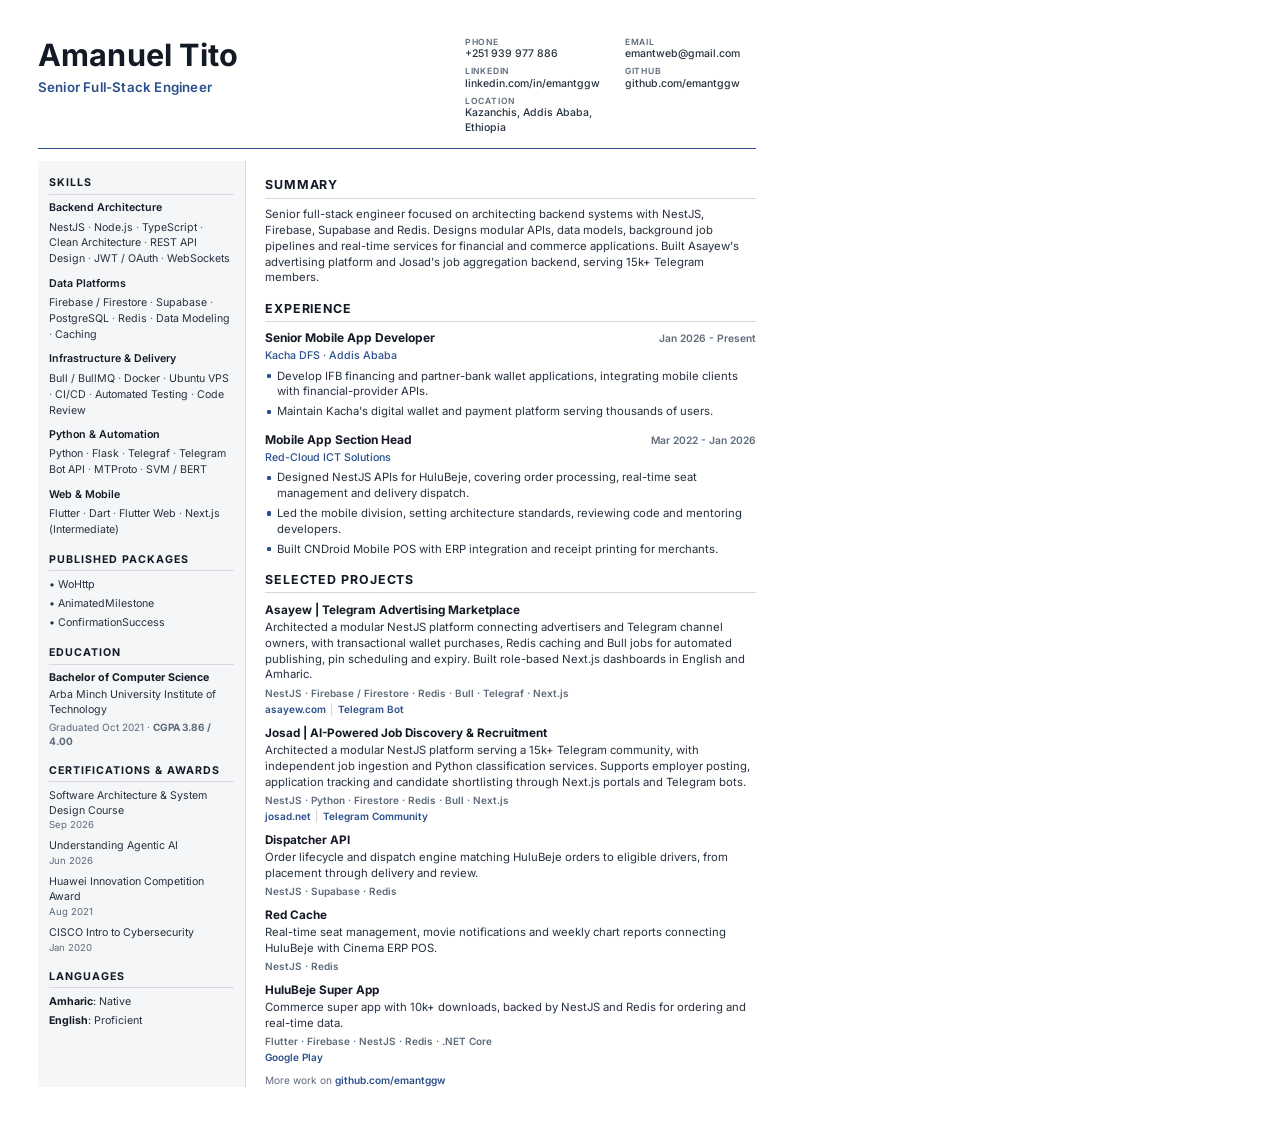
<file: c/fullstack/index.html>
<!DOCTYPE html>
<html lang="en">

<head>
  <meta charset="UTF-8">
  <title>Amanuel Tito · Senior Full-Stack Engineer</title>
  <link rel="stylesheet" href="base.css">
  <link rel="stylesheet" href="style.css">
</head>

<body>

  <div class="page" id="page-root"></div>

  <script src="data.js"></script>
  <script>
    const data = cvData;

    function esc(s) {
      if (s == null) return '';
      return String(s);
    }

    function renderContact(items) {
      return items.map(c => `
        <div class="ct-cell">
          <div class="ct-label">${esc(c.label)}</div>
          <div class="ct-value">${c.link ? `<a href="${c.link}">${esc(c.text)}</a>` : esc(c.text)}</div>
        </div>`).join('');
    }

    function renderSkills(groups) {
      return groups.map(g => `
      <div class="skill-group">
        <div class="skill-group-name">${esc(g.group)}</div>
        <div>${g.items.map(i => `<span class="tag">${esc(i)}</span>`).join('')}</div>
      </div>`).join('');
    }

    function renderEducation(edu) {
      return `
      <div class="edu-degree">${esc(edu.degree)}</div>
      <div class="edu-school">${esc(edu.school)}</div>
      <div class="edu-meta">${edu.meta}</div>`;
    }

    function renderCerts(certs) {
      return certs.map(c => `
      <div class="cert-item">
        <span class="cert-name">${esc(c.name)}</span>
        <span class="cert-date">${esc(c.date)}</span>
      </div>`).join('');
    }

    function renderLanguages(langs) {
      return langs.map(l => `<div class="lang-item"><b>${esc(l.name)}</b>: ${esc(l.level)}</div>`).join('');
    }

    function renderPages(pages) {
      return pages.map(p => `<div class="pkg-item">• <a href="${p.link}">${esc(p.name)}</a></div>`).join('');
    }

    function renderExperience(jobs) {
      return jobs.map(j => {
        const companyHtml = j.companyLink
          ? `<a href="${j.companyLink}">${esc(j.company)}</a>`
          : esc(j.company);
        const locationHtml = j.location ? ` · ${esc(j.location)}` : '';
        const bulletsHtml = j.bullets.map(b => `<li>${b}</li>`).join('');
        return `
        <div class="job">
          <div class="job-head">
            <div class="job-title">${esc(j.title)}</div>
            <div class="job-dates">${esc(j.dates)}</div>
          </div>
          <div class="job-company">${companyHtml}${locationHtml}</div>
          <ul class="bullets">${bulletsHtml}</ul>
        </div>`;
      }).join('');
    }

    function renderProjects(projects, moreWork) {
      const items = projects.map(p => {
        const stackHtml = p.stack ? `<div class="proj-stack">${esc(p.stack)}</div>` : '';
        let linksHtml = '';
        if (p.links && p.links.length) {
          linksHtml = '<div class="proj-links">' +
            p.links.map(l => `<a href="${l.url}">${esc(l.label)}</a>`).join('<span class="sep">|</span>') +
            '</div>';
        }
        return `
        <div class="proj">
          <div class="proj-name">${esc(p.name)}</div>
          <div class="proj-desc">${esc(p.desc)}</div>
          ${stackHtml}
          ${linksHtml}
        </div>`;
      }).join('');
      const moreHtml = moreWork
        ? `<div class="more-work">${esc(moreWork.text)} <a href="${moreWork.link}">${esc(moreWork.linkText)}</a></div>`
        : '';
      return items + moreHtml;
    }

    const html = `
    <div class="cv-header">
      <div class="h-left">
        <div class="h-name">${esc(data.name)}</div>
        <div class="h-role">${esc(data.role)}</div>
      </div>
      <div class="h-contact">${renderContact(data.contact)}</div>
    </div>

    <div class="body">
      <div class="sidebar">
        <div class="sb-section">
          <div class="sb-title">Skills</div>
          ${renderSkills(data.skills)}
        </div>

        <div class="sb-section">
          <div class="sb-title">Published Packages</div>
          ${renderPages(data.packages)}
        </div>

        <div class="sb-section">
          <div class="sb-title">Education</div>
          ${renderEducation(data.education)}
        </div>

        <div class="sb-section">
          <div class="sb-title">Certifications &amp; Awards</div>
          ${renderCerts(data.certifications)}
        </div>

        <div class="sb-section">
          <div class="sb-title">Languages</div>
          ${renderLanguages(data.languages)}
        </div>
      </div>

      <div class="main">
        <div class="main-section">
          <div class="main-title">Summary</div>
          <div class="summary-text">${esc(data.summary)}</div>
        </div>

        <div class="main-section">
          <div class="main-title">Experience</div>
          ${renderExperience(data.experience)}
        </div>

        <div class="main-section">
          <div class="main-title">Selected Projects</div>
          ${renderProjects(data.projects, data.moreWork)}
        </div>
      </div>
    </div>
  `;

    document.getElementById('page-root').innerHTML = html;
  </script>
</body>

</html>
</file>
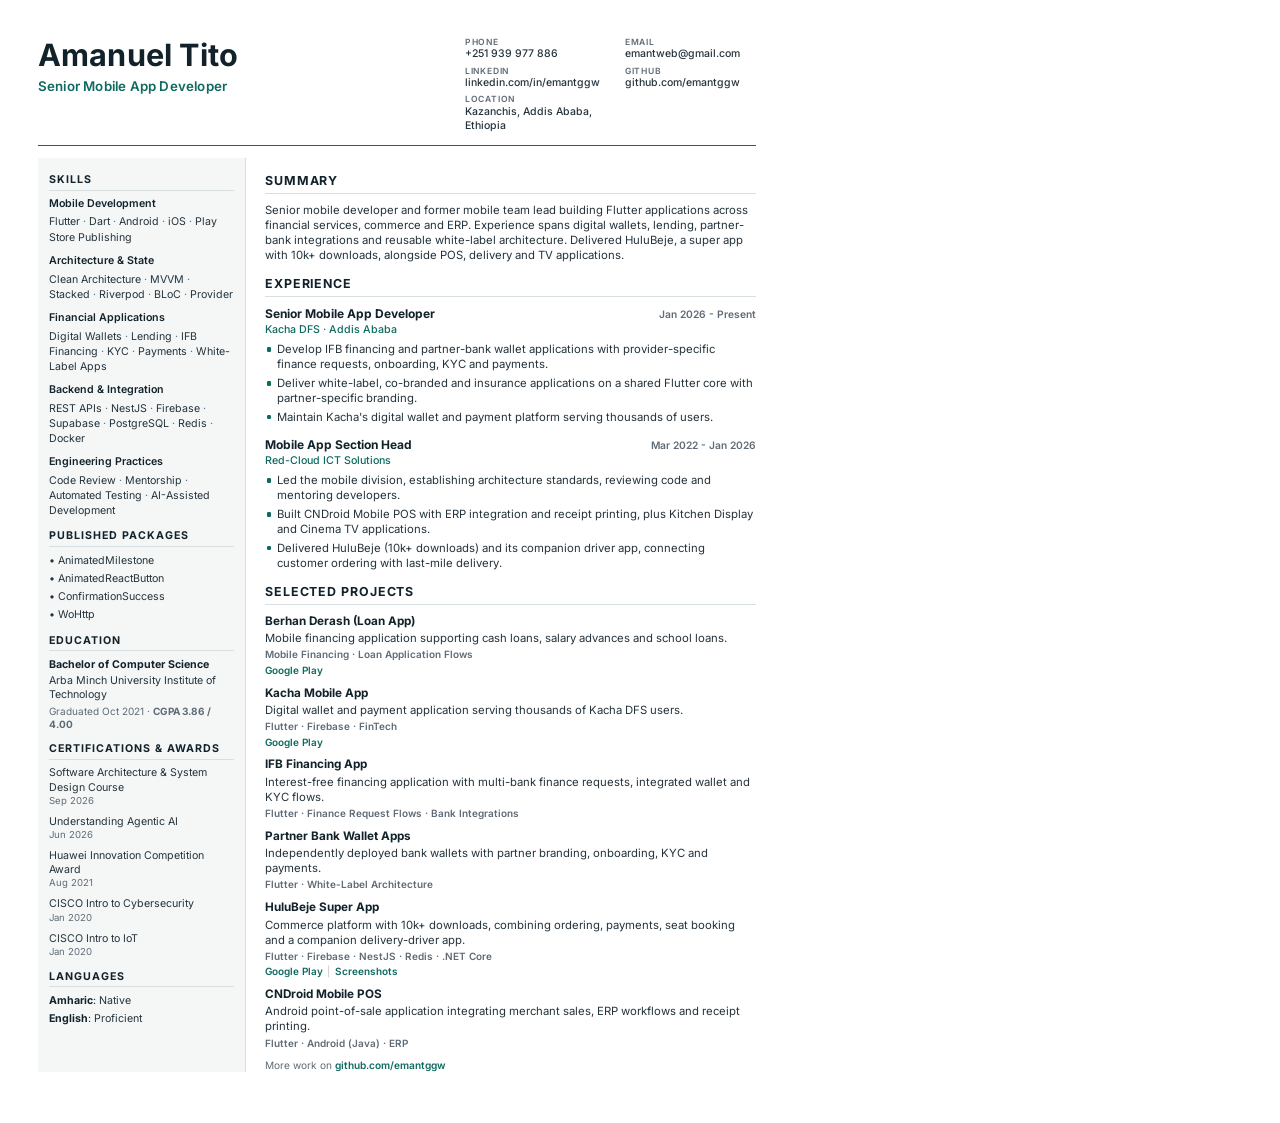
<file: c/mobile/index.html>
<!DOCTYPE html>
<html lang="en">

<head>
  <meta charset="UTF-8">
  <title>Amanuel Tito · Senior Mobile App Developer</title>
  <link rel="stylesheet" href="base.css">
  <link rel="stylesheet" href="style.css">
</head>

<body>

  <div class="page" id="page-root"></div>

  <script src="data.js"></script>
  <script>
    const data = cvData;

    function esc(s) {
      if (s == null) return '';
      return String(s);
    }

    function renderContact(items) {
      return items.map(c => `
        <div class="ct-cell">
          <div class="ct-label">${esc(c.label)}</div>
          <div class="ct-value">${c.link ? `<a href="${c.link}">${esc(c.text)}</a>` : esc(c.text)}</div>
        </div>`).join('');
    }

    function renderSkills(groups) {
      return groups.map(g => `
      <div class="skill-group">
        <div class="skill-group-name">${esc(g.group)}</div>
        <div>${g.items.map(i => `<span class="tag">${esc(i)}</span>`).join('')}</div>
      </div>`).join('');
    }

    function renderEducation(edu) {
      return `
      <div class="edu-degree">${esc(edu.degree)}</div>
      <div class="edu-school">${esc(edu.school)}</div>
      <div class="edu-meta">${edu.meta}</div>`;
    }

    function renderCerts(certs) {
      return certs.map(c => `
      <div class="cert-item">
        <span class="cert-name">${esc(c.name)}</span>
        <span class="cert-date">${esc(c.date)}</span>
      </div>`).join('');
    }

    function renderLanguages(langs) {
      return langs.map(l => `<div class="lang-item"><b>${esc(l.name)}</b>: ${esc(l.level)}</div>`).join('');
    }

    function renderPages(pages) {
      return pages.map(p => `<div class="pkg-item">• <a href="${p.link}">${esc(p.name)}</a></div>`).join('');
    }

    function renderExperience(jobs) {
      return jobs.map(j => {
        const companyHtml = j.companyLink
          ? `<a href="${j.companyLink}">${esc(j.company)}</a>`
          : esc(j.company);
        const locationHtml = j.location ? ` · ${esc(j.location)}` : '';
        const bulletsHtml = j.bullets.map(b => `<li>${b}</li>`).join('');
        return `
        <div class="job">
          <div class="job-head">
            <div class="job-title">${esc(j.title)}</div>
            <div class="job-dates">${esc(j.dates)}</div>
          </div>
          <div class="job-company">${companyHtml}${locationHtml}</div>
          <ul class="bullets">${bulletsHtml}</ul>
        </div>`;
      }).join('');
    }

    function renderProjects(projects, moreWork) {
      const items = projects.map(p => {
        const stackHtml = p.stack ? `<div class="proj-stack">${esc(p.stack)}</div>` : '';
        let linksHtml = '';
        if (p.links && p.links.length) {
          linksHtml = '<div class="proj-links">' +
            p.links.map(l => `<a href="${l.url}">${esc(l.label)}</a>`).join('<span class="sep">|</span>') +
            '</div>';
        }
        return `
        <div class="proj">
          <div class="proj-name">${esc(p.name)}</div>
          <div class="proj-desc">${esc(p.desc)}</div>
          ${stackHtml}
          ${linksHtml}
        </div>`;
      }).join('');
      const moreHtml = moreWork
        ? `<div class="more-work">${esc(moreWork.text)} <a href="${moreWork.link}">${esc(moreWork.linkText)}</a></div>`
        : '';
      return items + moreHtml;
    }

    const html = `
    <div class="cv-header">
      <div class="h-left">
        <div class="h-name">${esc(data.name)}</div>
        <div class="h-role">${esc(data.role)}</div>
      </div>
      <div class="h-contact">${renderContact(data.contact)}</div>
    </div>

    <div class="body">
      <div class="sidebar">
        <div class="sb-section">
          <div class="sb-title">Skills</div>
          ${renderSkills(data.skills)}
        </div>

        <div class="sb-section">
          <div class="sb-title">Published Packages</div>
          ${renderPages(data.packages)}
        </div>

        <div class="sb-section">
          <div class="sb-title">Education</div>
          ${renderEducation(data.education)}
        </div>

        <div class="sb-section">
          <div class="sb-title">Certifications &amp; Awards</div>
          ${renderCerts(data.certifications)}
        </div>

        <div class="sb-section">
          <div class="sb-title">Languages</div>
          ${renderLanguages(data.languages)}
        </div>
      </div>

      <div class="main">
        <div class="main-section">
          <div class="main-title">Summary</div>
          <div class="summary-text">${esc(data.summary)}</div>
        </div>

        <div class="main-section">
          <div class="main-title">Experience</div>
          ${renderExperience(data.experience)}
        </div>

        <div class="main-section">
          <div class="main-title">Selected Projects</div>
          ${renderProjects(data.projects, data.moreWork)}
        </div>
      </div>
    </div>
  `;

    document.getElementById('page-root').innerHTML = html;
  </script>
</body>

</html>
</file>
<file: c/fullstack/base.css>
/* ============================================================
   Shared professional CV stylesheet (Amanuel Tito)
   Theme via CSS variables, overridden per-focus style.css
   ============================================================ */

@font-face {
  font-family: 'Inter';
  font-style: normal;
  font-weight: 400;
  src: url(fonts/inter-400.woff2) format('woff2');
}

@font-face {
  font-family: 'Inter';
  font-style: normal;
  font-weight: 500;
  src: url(fonts/inter-500.woff2) format('woff2');
}

@font-face {
  font-family: 'Inter';
  font-style: normal;
  font-weight: 600;
  src: url(fonts/inter-600.woff2) format('woff2');
}

@font-face {
  font-family: 'Inter';
  font-style: normal;
  font-weight: 700;
  src: url(fonts/inter-700.woff2) format('woff2');
}

@page {
  size: A4;
  margin: 0;
}

* {
  margin: 0;
  padding: 0;
  box-sizing: border-box;
}

:root {
  --ink: #1a1a1f;
  --ink-soft: #2e2e33;
  --ink-muted: #71717a;
  --accent: #0e6a5f;
  --accent-soft: #e9f2ef;
  --rule: #d8d8dc;
  --sidebar-bg: #f5f6f7;
  --tag-bg: #ffffff;
  --tag-border: #d8d8dc;
}

html,
body {
  width: 100%;
  height: 100%;
  margin: 0;
  padding: 0;
  font-family: 'Inter', 'Nimbus Sans', sans-serif;
  font-size: 8.5pt;
  color: var(--ink-soft);
  line-height: 1.4;
  -webkit-print-color-adjust: exact;
  -webkit-font-smoothing: antialiased;
}

.page {
  width: 210mm;
  min-height: 297mm;
  background: #ffffff;
  padding: 10mm;
}

/* ===================== HEADER ===================== */

.cv-header {
  display: flex;
  justify-content: space-between;
  align-items: flex-start;
  padding-bottom: 3.2mm;
  border-bottom: 1.2pt solid var(--accent);
}

.h-left {
  min-width: 0;
}

.h-name {
  font-size: 23pt;
  font-weight: 700;
  color: var(--ink);
  letter-spacing: 0.2px;
  line-height: 1.12;
}

.h-role {
  font-size: 10pt;
  font-weight: 600;
  color: var(--accent);
  margin-top: 1.6mm;
  letter-spacing: 0.2px;
}

.h-contact {
  width: 77mm;
  display: grid;
  grid-template-columns: 1.05fr 0.95fr;
  column-gap: 4mm;
  row-gap: 1.4mm;
  align-self: center;
}

.ct-label {
  font-size: 6.4pt;
  font-weight: 600;
  text-transform: uppercase;
  letter-spacing: 0.8px;
  color: var(--ink-muted);
  line-height: 1.12;
}

.ct-value {
  font-size: 7.9pt;
  font-weight: 500;
  color: var(--ink-soft);
  word-break: break-word;
}

.ct-value a {
  color: var(--ink-soft);
  text-decoration: none;
}

/* ===================== BODY LAYOUT ===================== */

.body {
  display: flex;
  margin-top: 3.2mm;
}

.sidebar {
  width: 29%;
  min-width: 29%;
  background: var(--sidebar-bg);
  border-right: 1px solid var(--rule);
  padding: 4mm 3mm;
}

.main {
  width: 71%;
  padding: 4mm 0 0 5mm;
}

/* ===================== SIDEBAR ===================== */

.sb-section {
  margin-bottom: 4mm;
}

.sb-section:last-child {
  margin-bottom: 0;
}

.sb-title {
  font-size: 8pt;
  font-weight: 700;
  text-transform: uppercase;
  letter-spacing: 1px;
  color: var(--ink);
  margin-bottom: 1.7mm;
  padding-bottom: 0.7mm;
  border-bottom: 0.5pt solid var(--rule);
}
.skill-group {
  margin-bottom: 2.5mm;
}

.skill-group-name {
  font-size: 8pt;
  font-weight: 600;
  color: var(--ink);
  margin-bottom: 0.9mm;
}

.tag {
  display: inline;
  font-size: 8pt;
  color: var(--ink-soft);
}

.tag:not(:last-child)::after {
  content: " · ";
  color: var(--ink-muted);
}

.edu-degree {
  font-size: 8pt;
  font-weight: 700;
  color: var(--ink);
}

.edu-school {
  font-size: 8pt;
  color: var(--ink-soft);
  margin-top: 0.6mm;
}

.edu-meta {
  font-size: 7.5pt;
  color: var(--ink-muted);
  margin-top: 0.6mm;
}

.cert-item {
  font-size: 8pt;
  margin-bottom: 2mm;
  color: var(--ink-soft);
  display: block;
}

.cert-name {
  flex: 1;
}

.cert-date {
  color: var(--ink-muted);
  white-space: nowrap;
  font-size: 7.2pt;
  display: block;
}

.lang-item {
  font-size: 8pt;
  margin-bottom: 1.1mm;
  color: var(--ink-soft);
}

.lang-item b {
  color: var(--ink);
}

.pkg-item {
  font-size: 8pt;
  margin-bottom: 1.1mm;
}

.pkg-item a {
  color: var(--ink-soft);
  text-decoration: none;
}

/* ===================== MAIN ===================== */

.main-section {
  margin-bottom: 3.5mm;
}

.main-section:last-child {
  margin-bottom: 0;
}

.main-title {
  font-size: 9.3pt;
  font-weight: 700;
  color: var(--ink);
  text-transform: uppercase;
  letter-spacing: 0.9px;
  margin-bottom: 2.2mm;
  padding-bottom: 1.1mm;
  border-bottom: 0.6pt solid var(--rule);
}

.summary-text {
  font-size: 8.5pt;
  color: var(--ink-soft);
}

.job {
  margin-bottom: 3.2mm;
}

.job:last-child {
  margin-bottom: 0;
}

.job-head {
  display: flex;
  justify-content: space-between;
  align-items: baseline;
  flex-wrap: wrap;
  gap: 1.6mm;
}

.job-title {
  font-size: 9pt;
  font-weight: 700;
  color: var(--ink);
}

.job-title a {
  color: var(--accent);
  text-decoration: none;
  font-weight: 600;
}

.job-company {
  font-size: 8pt;
  font-weight: 500;
  color: var(--accent);
  margin-top: 0.5mm;
}

.job-company a {
  color: inherit;
  text-decoration: none;
}

.job-dates {
  font-size: 7.7pt;
  color: var(--ink-muted);
  font-weight: 600;
  white-space: nowrap;
}

.job-location {
  font-size: 7.7pt;
  color: var(--ink-muted);
  margin-top: 0.4mm;
  margin-bottom: 1.3mm;
}

ul.bullets {
  list-style: none;
  margin-top: 1.2mm;
}

ul.bullets li {
  font-size: 8.5pt;
  color: var(--ink-soft);
  margin-bottom: 1.05mm;
  padding-left: 3.1mm;
  position: relative;
}

ul.bullets li::before {
  content: "";
  width: 1.15mm;
  height: 1.15mm;
  background: var(--accent);
  border-radius: 0.35mm;
  position: absolute;
  left: 0.5mm;
  top: 1.45mm;
}

ul.bullets li:last-child {
  margin-bottom: 0;
}

.proj {
  margin-bottom: 2.3mm;
}

.proj:last-child {
  margin-bottom: 0;
}

.proj-name {
  font-size: 8.8pt;
  font-weight: 700;
  color: var(--ink);
}

.proj-desc {
  font-size: 8.5pt;
  color: var(--ink-soft);
  margin-top: 0.5mm;
}

.proj-stack {
  font-size: 7.5pt;
  color: var(--ink-muted);
  margin-top: 0.6mm;
  font-weight: 600;
}

.proj-links {
  font-size: 7.5pt;
  margin-top: 0.6mm;
}

.proj-links a {
  color: var(--accent);
  text-decoration: none;
  font-weight: 600;
}

.proj-links span.sep {
  color: #c4c4c8;
  margin: 0 1.2mm;
}

.more-work {
  font-size: 7.6pt;
  color: var(--ink-muted);
  margin-top: 0.7mm;
}

.more-work a {
  color: var(--accent);
  font-weight: 600;
  text-decoration: none;
}

.job, .proj, .sb-section {
  break-inside: avoid;
}
</file>
<file: c/fullstack/style.css>
/* ============================================================
   Full-Stack / Backend CV theme
   ============================================================ */

:root {
  --ink: #131a26;
  --ink-soft: #26313f;
  --ink-muted: #5d6a7a;
  --accent: #2b4f8c;
  --accent-soft: #e8eef7;
  --rule: #d8d8dc;
  --sidebar-bg: #f5f6f8;
  --tag-bg: #ffffff;
  --tag-border: #d8d8dc;
}
</file>
<file: c/mobile/base.css>
/* ============================================================
   Shared professional CV stylesheet (Amanuel Tito)
   Theme via CSS variables, overridden per-focus style.css
   ============================================================ */

@font-face {
  font-family: 'Inter';
  font-style: normal;
  font-weight: 400;
  src: url(fonts/inter-400.woff2) format('woff2');
}

@font-face {
  font-family: 'Inter';
  font-style: normal;
  font-weight: 500;
  src: url(fonts/inter-500.woff2) format('woff2');
}

@font-face {
  font-family: 'Inter';
  font-style: normal;
  font-weight: 600;
  src: url(fonts/inter-600.woff2) format('woff2');
}

@font-face {
  font-family: 'Inter';
  font-style: normal;
  font-weight: 700;
  src: url(fonts/inter-700.woff2) format('woff2');
}

@page {
  size: A4;
  margin: 0;
}

* {
  margin: 0;
  padding: 0;
  box-sizing: border-box;
}

:root {
  --ink: #1a1a1f;
  --ink-soft: #2e2e33;
  --ink-muted: #71717a;
  --accent: #0e6a5f;
  --accent-soft: #e9f2ef;
  --rule: #d8d8dc;
  --sidebar-bg: #f5f6f7;
  --tag-bg: #ffffff;
  --tag-border: #d8d8dc;
}

html,
body {
  width: 100%;
  height: 100%;
  margin: 0;
  padding: 0;
  font-family: 'Inter', 'Nimbus Sans', sans-serif;
  font-size: 8.5pt;
  color: var(--ink-soft);
  line-height: 1.4;
  -webkit-print-color-adjust: exact;
  -webkit-font-smoothing: antialiased;
}

.page {
  width: 210mm;
  min-height: 297mm;
  background: #ffffff;
  padding: 10mm;
}

/* ===================== HEADER ===================== */

.cv-header {
  display: flex;
  justify-content: space-between;
  align-items: flex-start;
  padding-bottom: 3.2mm;
  border-bottom: 1.2pt solid var(--accent);
}

.h-left {
  min-width: 0;
}

.h-name {
  font-size: 23pt;
  font-weight: 700;
  color: var(--ink);
  letter-spacing: 0.2px;
  line-height: 1.12;
}

.h-role {
  font-size: 10pt;
  font-weight: 600;
  color: var(--accent);
  margin-top: 1.6mm;
  letter-spacing: 0.2px;
}

.h-contact {
  width: 77mm;
  display: grid;
  grid-template-columns: 1.05fr 0.95fr;
  column-gap: 4mm;
  row-gap: 1.4mm;
  align-self: center;
}

.ct-label {
  font-size: 6.4pt;
  font-weight: 600;
  text-transform: uppercase;
  letter-spacing: 0.8px;
  color: var(--ink-muted);
  line-height: 1.12;
}

.ct-value {
  font-size: 7.9pt;
  font-weight: 500;
  color: var(--ink-soft);
  word-break: break-word;
}

.ct-value a {
  color: var(--ink-soft);
  text-decoration: none;
}

/* ===================== BODY LAYOUT ===================== */

.body {
  display: flex;
  margin-top: 3.2mm;
}

.sidebar {
  width: 29%;
  min-width: 29%;
  background: var(--sidebar-bg);
  border-right: 1px solid var(--rule);
  padding: 4mm 3mm;
}

.main {
  width: 71%;
  padding: 4mm 0 0 5mm;
}

/* ===================== SIDEBAR ===================== */

.sb-section {
  margin-bottom: 4mm;
}

.sb-section:last-child {
  margin-bottom: 0;
}

.sb-title {
  font-size: 8pt;
  font-weight: 700;
  text-transform: uppercase;
  letter-spacing: 1px;
  color: var(--ink);
  margin-bottom: 1.7mm;
  padding-bottom: 0.7mm;
  border-bottom: 0.5pt solid var(--rule);
}
.skill-group {
  margin-bottom: 2.5mm;
}

.skill-group-name {
  font-size: 8pt;
  font-weight: 600;
  color: var(--ink);
  margin-bottom: 0.9mm;
}

.tag {
  display: inline;
  font-size: 8pt;
  color: var(--ink-soft);
}

.tag:not(:last-child)::after {
  content: " · ";
  color: var(--ink-muted);
}

.edu-degree {
  font-size: 8pt;
  font-weight: 700;
  color: var(--ink);
}

.edu-school {
  font-size: 8pt;
  color: var(--ink-soft);
  margin-top: 0.6mm;
}

.edu-meta {
  font-size: 7.5pt;
  color: var(--ink-muted);
  margin-top: 0.6mm;
}

.cert-item {
  font-size: 8pt;
  margin-bottom: 2mm;
  color: var(--ink-soft);
  display: block;
}

.cert-name {
  flex: 1;
}

.cert-date {
  color: var(--ink-muted);
  white-space: nowrap;
  font-size: 7.2pt;
  display: block;
}

.lang-item {
  font-size: 8pt;
  margin-bottom: 1.1mm;
  color: var(--ink-soft);
}

.lang-item b {
  color: var(--ink);
}

.pkg-item {
  font-size: 8pt;
  margin-bottom: 1.1mm;
}

.pkg-item a {
  color: var(--ink-soft);
  text-decoration: none;
}

/* ===================== MAIN ===================== */

.main-section {
  margin-bottom: 3.5mm;
}

.main-section:last-child {
  margin-bottom: 0;
}

.main-title {
  font-size: 9.3pt;
  font-weight: 700;
  color: var(--ink);
  text-transform: uppercase;
  letter-spacing: 0.9px;
  margin-bottom: 2.2mm;
  padding-bottom: 1.1mm;
  border-bottom: 0.6pt solid var(--rule);
}

.summary-text {
  font-size: 8.5pt;
  color: var(--ink-soft);
}

.job {
  margin-bottom: 3.2mm;
}

.job:last-child {
  margin-bottom: 0;
}

.job-head {
  display: flex;
  justify-content: space-between;
  align-items: baseline;
  flex-wrap: wrap;
  gap: 1.6mm;
}

.job-title {
  font-size: 9pt;
  font-weight: 700;
  color: var(--ink);
}

.job-title a {
  color: var(--accent);
  text-decoration: none;
  font-weight: 600;
}

.job-company {
  font-size: 8pt;
  font-weight: 500;
  color: var(--accent);
  margin-top: 0.5mm;
}

.job-company a {
  color: inherit;
  text-decoration: none;
}

.job-dates {
  font-size: 7.7pt;
  color: var(--ink-muted);
  font-weight: 600;
  white-space: nowrap;
}

.job-location {
  font-size: 7.7pt;
  color: var(--ink-muted);
  margin-top: 0.4mm;
  margin-bottom: 1.3mm;
}

ul.bullets {
  list-style: none;
  margin-top: 1.2mm;
}

ul.bullets li {
  font-size: 8.5pt;
  color: var(--ink-soft);
  margin-bottom: 1.05mm;
  padding-left: 3.1mm;
  position: relative;
}

ul.bullets li::before {
  content: "";
  width: 1.15mm;
  height: 1.15mm;
  background: var(--accent);
  border-radius: 0.35mm;
  position: absolute;
  left: 0.5mm;
  top: 1.45mm;
}

ul.bullets li:last-child {
  margin-bottom: 0;
}

.proj {
  margin-bottom: 2.3mm;
}

.proj:last-child {
  margin-bottom: 0;
}

.proj-name {
  font-size: 8.8pt;
  font-weight: 700;
  color: var(--ink);
}

.proj-desc {
  font-size: 8.5pt;
  color: var(--ink-soft);
  margin-top: 0.5mm;
}

.proj-stack {
  font-size: 7.5pt;
  color: var(--ink-muted);
  margin-top: 0.6mm;
  font-weight: 600;
}

.proj-links {
  font-size: 7.5pt;
  margin-top: 0.6mm;
}

.proj-links a {
  color: var(--accent);
  text-decoration: none;
  font-weight: 600;
}

.proj-links span.sep {
  color: #c4c4c8;
  margin: 0 1.2mm;
}

.more-work {
  font-size: 7.6pt;
  color: var(--ink-muted);
  margin-top: 0.7mm;
}

.more-work a {
  color: var(--accent);
  font-weight: 600;
  text-decoration: none;
}

.job, .proj, .sb-section {
  break-inside: avoid;
}
</file>
<file: c/mobile/style.css>
/* Mobile / financial services accent. Layout lives in base.css. */
:root {
  --ink: #12222b;
  --ink-soft: #24333c;
  --ink-muted: #5f6b76;
  --accent: #0e6a5f;
  --rule: #d8dfe1;
  --sidebar-bg: #f5f7f7;
}

/* Six selected projects need slightly tighter leading than the web variant. */
html, body { line-height: 1.32; }
.sb-section { margin-bottom: 3mm; }
</file>
